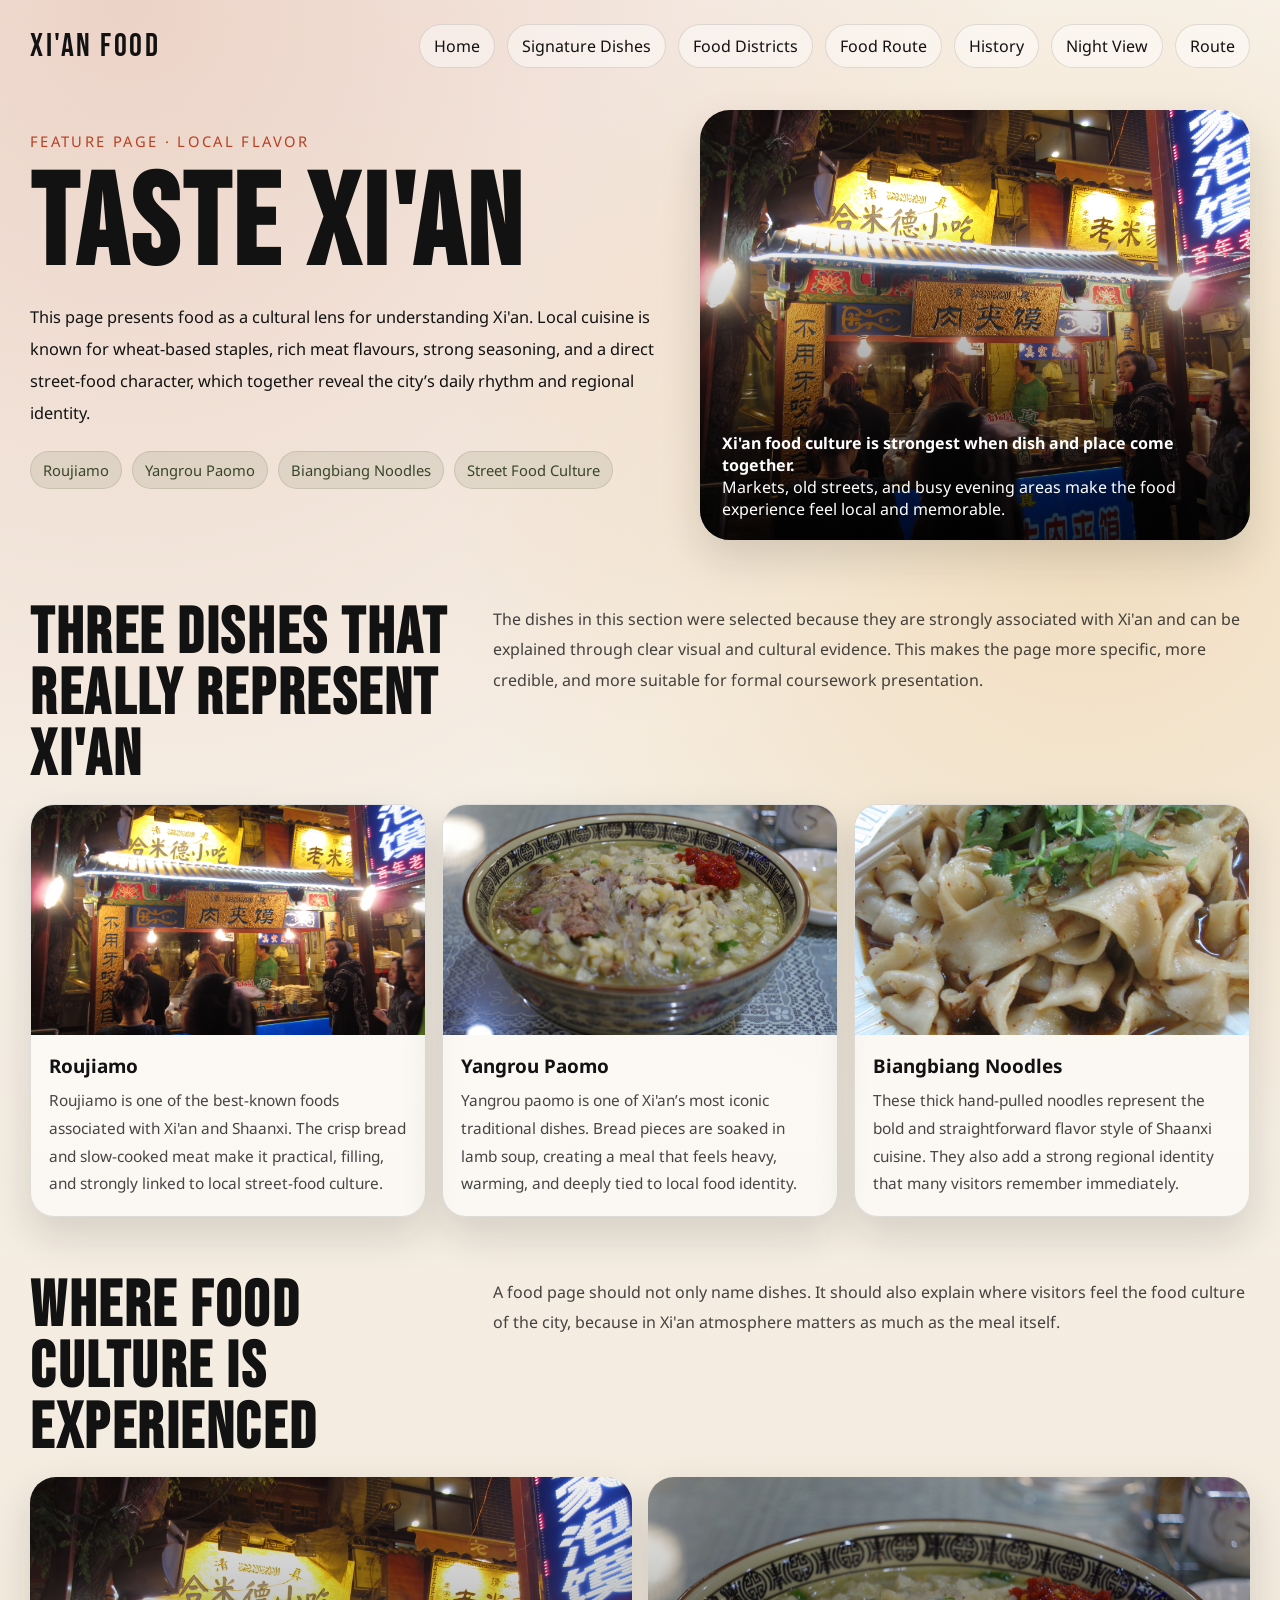
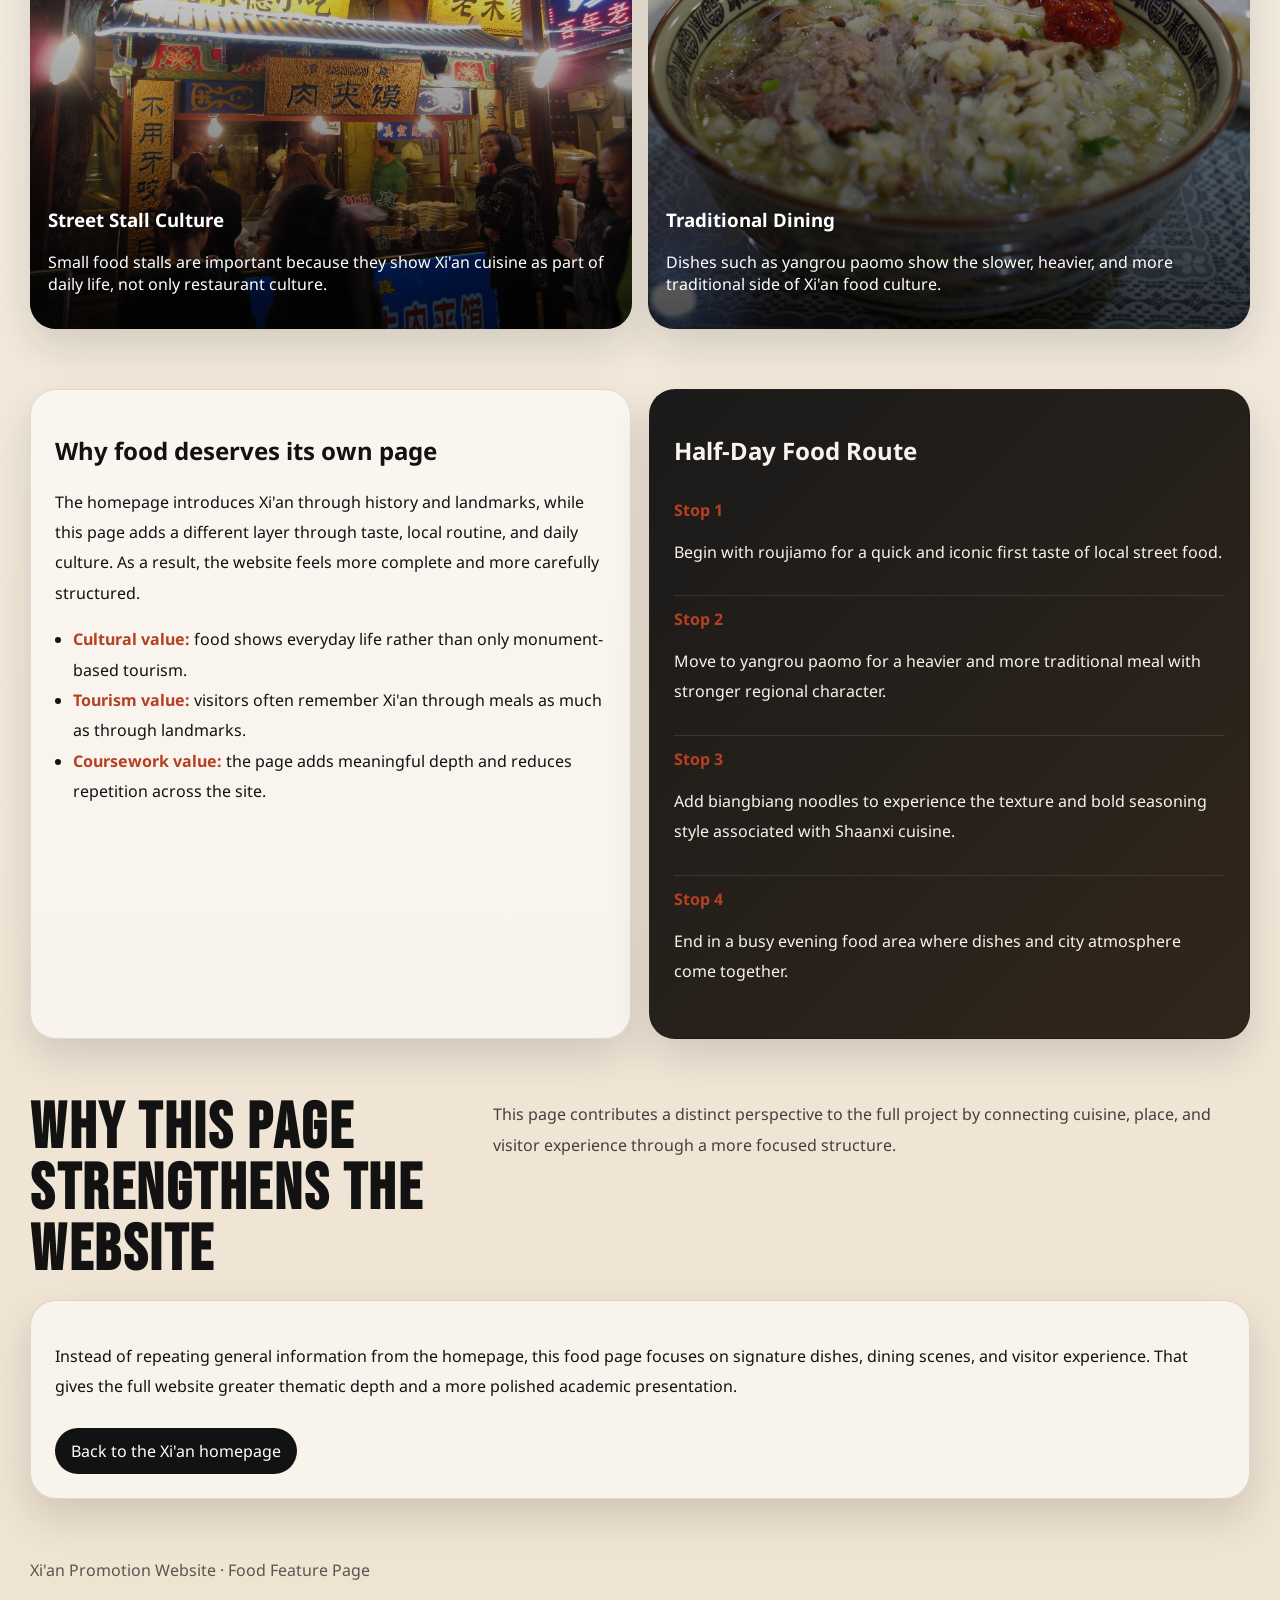
<file: food.html>
<!DOCTYPE html>
<html lang="en">
<head>
  <meta charset="UTF-8" />
  <meta name="viewport" content="width=device-width, initial-scale=1.0" />
  <title>Xi'an Food Culture</title>
  <meta name="description" content="A feature page about Xi'an food culture, signature dishes, and the districts where visitors experience local flavor." />
  <link rel="preconnect" href="https://fonts.googleapis.com">
  <link rel="preconnect" href="https://fonts.gstatic.com" crossorigin>
  <link href="https://fonts.googleapis.com/css2?family=Bebas+Neue&family=Noto+Sans:wght@400;500;700&display=swap" rel="stylesheet">
  <script async src="https://www.googletagmanager.com/gtag/js?id=G-K48YH21PQQ"></script>
  <script>
    window.dataLayer = window.dataLayer || [];
    function gtag(){dataLayer.push(arguments);}
    gtag('js', new Date());
    gtag('config', 'G-K48YH21PQQ');
  </script>  <style>
    :root {
      --coal: #121212;
      --cream: #f6f0e8;
      --spice: #b64021;
      --amber: #e1a646;
      --olive: #5d6844;
      --smoke: #ece2d2;
      --line: rgba(18,18,18,0.12);
      --shadow: 0 18px 42px rgba(18,18,18,0.14);
    }
    * { box-sizing: border-box; }
    body {
      margin: 0;
      font-family: "Noto Sans", sans-serif;
      color: var(--coal);
      background:
        radial-gradient(circle at 85% 16%, rgba(225,166,70,.26), transparent 22%),
        radial-gradient(circle at 10% 0%, rgba(182,64,33,.18), transparent 26%),
        linear-gradient(180deg, #f8f3ec 0%, #efe3d1 100%);
    }
    a { color: inherit; text-decoration: none; }
    img { max-width: 100%; display: block; }
    .wrap { width: min(calc(100% - 32px), 1220px); margin: 0 auto; }
    .nav { display: flex; justify-content: space-between; align-items: center; gap: 16px; padding: 24px 0; flex-wrap: wrap; }
    .nav .title { font-family: "Bebas Neue", sans-serif; letter-spacing: .08em; font-size: 2rem; }
    .nav-links { display: flex; gap: 12px; flex-wrap: wrap; }
    .nav-links a { padding: 10px 14px; border: 1px solid var(--line); border-radius: 999px; background: rgba(255,255,255,.45); }
    .hero { display: grid; grid-template-columns: 1.08fr .92fr; gap: 24px; align-items: stretch; padding: 18px 0 34px; }
    .headline { padding: 20px 0 10px; }
    .kicker { display: inline-block; font-size: .92rem; text-transform: uppercase; letter-spacing: .16em; color: var(--spice); margin-bottom: 18px; }
    h1 { margin: 0; font-family: "Bebas Neue", sans-serif; font-size: clamp(4rem, 11vw, 8rem); line-height: .9; letter-spacing: .03em; }
    .headline p { margin: 18px 0 0; line-height: 1.95; max-width: 42rem; font-size: 1.02rem; }
    .hero-card { border-radius: 30px; overflow: hidden; min-height: 430px; position: relative; box-shadow: var(--shadow); }
    .hero-card img { width: 100%; height: 100%; object-fit: cover; }
    .hero-card::after { content: ""; position: absolute; inset: 0; background: linear-gradient(180deg, rgba(0,0,0,0) 26%, rgba(0,0,0,.72) 100%); }
    .hero-card .caption { position: absolute; left: 22px; right: 22px; bottom: 20px; z-index: 1; color: white; }
    .chips { display: flex; gap: 10px; flex-wrap: wrap; margin-top: 22px; }
    .chips span { padding: 8px 12px; border-radius: 999px; background: rgba(93,104,68,.12); color: #39452a; border: 1px solid rgba(93,104,68,.18); font-size: .92rem; }
    section { padding: 30px 0; }
    .section-title { display: grid; grid-template-columns: .74fr 1.26fr; gap: 18px; align-items: start; margin-bottom: 18px; }
    .section-title h2 { margin: 0; font-family: "Bebas Neue", sans-serif; letter-spacing: .04em; font-size: clamp(2.4rem, 6vw, 4rem); line-height: .95; }
    .section-title p { margin: 0; line-height: 1.9; color: rgba(18,18,18,.78); }
    .menu-grid { display: grid; grid-template-columns: repeat(3, 1fr); gap: 16px; }
    .dish { background: rgba(255,255,255,.62); border: 1px solid var(--line); border-radius: 24px; overflow: hidden; box-shadow: var(--shadow); }
    .dish img { width: 100%; height: 230px; object-fit: cover; }
    .dish .body { padding: 18px; }
    .dish h3 { margin: 0 0 8px; font-size: 1.18rem; }
    .dish p { margin: 0; line-height: 1.8; color: rgba(18,18,18,.78); font-size: .96rem; }
    .two-col { display: grid; grid-template-columns: 1fr 1fr; gap: 18px; }
    .box { padding: 24px; border-radius: 26px; background: rgba(255,255,255,.56); border: 1px solid var(--line); box-shadow: var(--shadow); }
    .box strong { color: var(--spice); }
    .box p, .box li { line-height: 1.9; }
    .box ul { margin: 12px 0 0; padding-left: 18px; }
    .route { background: linear-gradient(135deg, #1a1a1a 0%, #32261b 100%); color: #f8f3ec; }
    .route .step { padding: 12px 0; border-bottom: 1px solid rgba(255,255,255,.1); }
    .route .step:last-child { border-bottom: none; }
    .scene-grid { display: grid; grid-template-columns: repeat(2, 1fr); gap: 16px; }
    .scene-card { border-radius: 26px; overflow: hidden; position: relative; min-height: 280px; box-shadow: var(--shadow); }
    .scene-card img { width: 100%; height: 100%; object-fit: cover; }
    .scene-card::after { content: ""; position: absolute; inset: 0; background: linear-gradient(180deg, rgba(0,0,0,.05), rgba(0,0,0,.72)); }
    .scene-card .overlay { position: absolute; left: 18px; right: 18px; bottom: 18px; color: white; z-index: 1; }
    .back { display: inline-flex; margin-top: 10px; padding: 12px 16px; border-radius: 999px; background: var(--coal); color: white; }
    footer { padding: 30px 0 50px; color: rgba(18,18,18,.68); }
    @media (max-width: 1024px) { .hero, .section-title, .two-col, .scene-grid { grid-template-columns: 1fr; } .menu-grid { grid-template-columns: 1fr; } }
    @media (max-width: 640px) { .hero-card, .scene-card { min-height: 300px; } }
  </style>
</head>
<body>
  <div class="wrap">
    <header class="nav">
      <a class="title" href="food.html">XI'AN FOOD</a>
      <nav class="nav-links">
        <a href="index.html">Home</a>
        <a href="#dishes">Signature Dishes</a>
        <a href="#districts">Food Districts</a>
        <a href="#route">Food Route</a>
        <a href="history.html">History</a>
        <a href="night.html">Night View</a>
        <a href="route.html">Route</a>
      </nav>
    </header>

    <main>
      <section class="hero">
        <div class="headline">
          <span class="kicker">Feature Page · Local Flavor</span>
          <h1>Taste Xi'an</h1>
          <p>
            This page presents food as a cultural lens for understanding Xi'an. Local cuisine is known for wheat-based staples, rich meat flavours, strong seasoning, and a direct street-food character, which together reveal the city’s daily rhythm and regional identity.
          </p>
          <div class="chips">
            <span>Roujiamo</span>
            <span>Yangrou Paomo</span>
            <span>Biangbiang Noodles</span>
            <span>Street Food Culture</span>
          </div>
        </div>
        <div class="hero-card">
          <img src="assets/images/roujiamo-real.jpg" alt="Xi'an food street scene" />
          <div class="caption">
            <strong>Xi'an food culture is strongest when dish and place come together.</strong>
            <div>Markets, old streets, and busy evening areas make the food experience feel local and memorable.</div>
          </div>
        </div>
      </section>

      <section id="dishes">
        <div class="section-title">
          <h2>Three dishes that really represent Xi'an</h2>
          <p>
            The dishes in this section were selected because they are strongly associated with Xi'an and can be explained through clear visual and cultural evidence. This makes the page more specific, more credible, and more suitable for formal coursework presentation.
          </p>
        </div>
        <div class="menu-grid">
          <article class="dish">
            <img src="assets/images/roujiamo-real.jpg" alt="Roujiamo in Xi'an" />
            <div class="body">
              <h3>Roujiamo</h3>
              <p>Roujiamo is one of the best-known foods associated with Xi'an and Shaanxi. The crisp bread and slow-cooked meat make it practical, filling, and strongly linked to local street-food culture.</p>
            </div>
          </article>
          <article class="dish">
            <img src="assets/images/yangrou-paomo-real.jpg" alt="Yangrou paomo" />
            <div class="body">
              <h3>Yangrou Paomo</h3>
              <p>Yangrou paomo is one of Xi'an’s most iconic traditional dishes. Bread pieces are soaked in lamb soup, creating a meal that feels heavy, warming, and deeply tied to local food identity.</p>
            </div>
          </article>
          <article class="dish">
            <img src="assets/images/biangbiang-real.jpg" alt="Biangbiang noodles" />
            <div class="body">
              <h3>Biangbiang Noodles</h3>
              <p>These thick hand-pulled noodles represent the bold and straightforward flavor style of Shaanxi cuisine. They also add a strong regional identity that many visitors remember immediately.</p>
            </div>
          </article>
        </div>
      </section>

      <section id="districts">
        <div class="section-title">
          <h2>Where food culture is experienced</h2>
          <p>
            A food page should not only name dishes. It should also explain where visitors feel the food culture of the city, because in Xi'an atmosphere matters as much as the meal itself.
          </p>
        </div>
        <div class="scene-grid">
          <article class="scene-card">
            <img src="assets/images/roujiamo-real.jpg" alt="Xi'an roujiamo street stall" />
            <div class="overlay"><h3>Street Stall Culture</h3><p>Small food stalls are important because they show Xi'an cuisine as part of daily life, not only restaurant culture.</p></div>
          </article>
          <article class="scene-card">
            <img src="assets/images/yangrou-paomo-real.jpg" alt="Yangrou paomo dining scene" />
            <div class="overlay"><h3>Traditional Dining</h3><p>Dishes such as yangrou paomo show the slower, heavier, and more traditional side of Xi'an food culture.</p></div>
          </article>
        </div>
      </section>

      <section>
        <div class="two-col">
          <article class="box">
            <h2>Why food deserves its own page</h2>
            <p>
              The homepage introduces Xi'an through history and landmarks, while this page adds a different layer through taste, local routine, and daily culture. As a result, the website feels more complete and more carefully structured.
            </p>
            <ul>
              <li><strong>Cultural value:</strong> food shows everyday life rather than only monument-based tourism.</li>
              <li><strong>Tourism value:</strong> visitors often remember Xi'an through meals as much as through landmarks.</li>
              <li><strong>Coursework value:</strong> the page adds meaningful depth and reduces repetition across the site.</li>
            </ul>
          </article>
          <article class="box route" id="route">
            <h2>Half-Day Food Route</h2>
            <div class="step"><strong>Stop 1</strong><p>Begin with roujiamo for a quick and iconic first taste of local street food.</p></div>
            <div class="step"><strong>Stop 2</strong><p>Move to yangrou paomo for a heavier and more traditional meal with stronger regional character.</p></div>
            <div class="step"><strong>Stop 3</strong><p>Add biangbiang noodles to experience the texture and bold seasoning style associated with Shaanxi cuisine.</p></div>
            <div class="step"><strong>Stop 4</strong><p>End in a busy evening food area where dishes and city atmosphere come together.</p></div>
          </article>
        </div>
      </section>

      <section>
        <div class="section-title">
          <h2>Why this page strengthens the website</h2>
          <p>
            This page contributes a distinct perspective to the full project by connecting cuisine, place, and visitor experience through a more focused structure.
          </p>
        </div>
        <div class="box">
          <p>
            Instead of repeating general information from the homepage, this food page focuses on signature dishes, dining scenes, and visitor experience. That gives the full website greater thematic depth and a more polished academic presentation.
          </p>
          <a class="back" href="index.html">Back to the Xi'an homepage</a>
        </div>
      </section>
    </main>

    <footer>
      Xi'an Promotion Website · Food Feature Page
    </footer>
  </div>
</body>
</html>
</file>
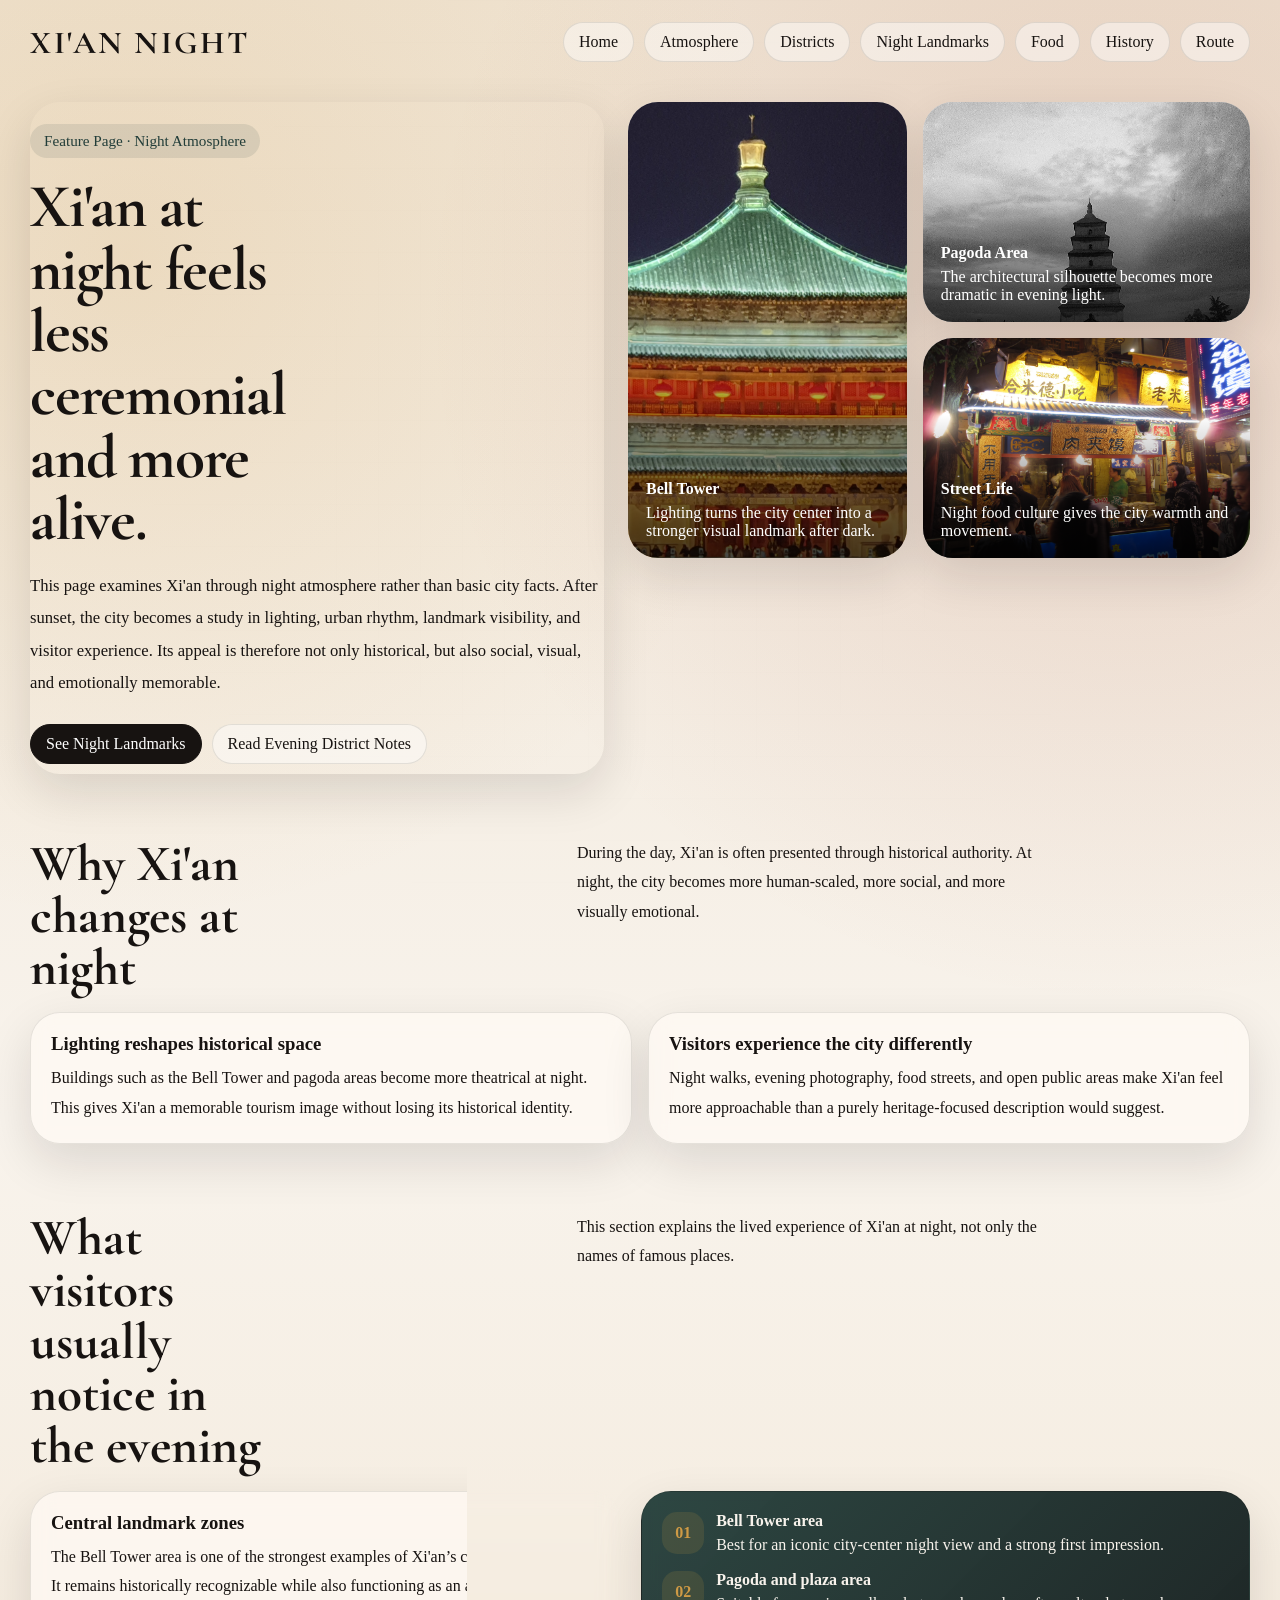
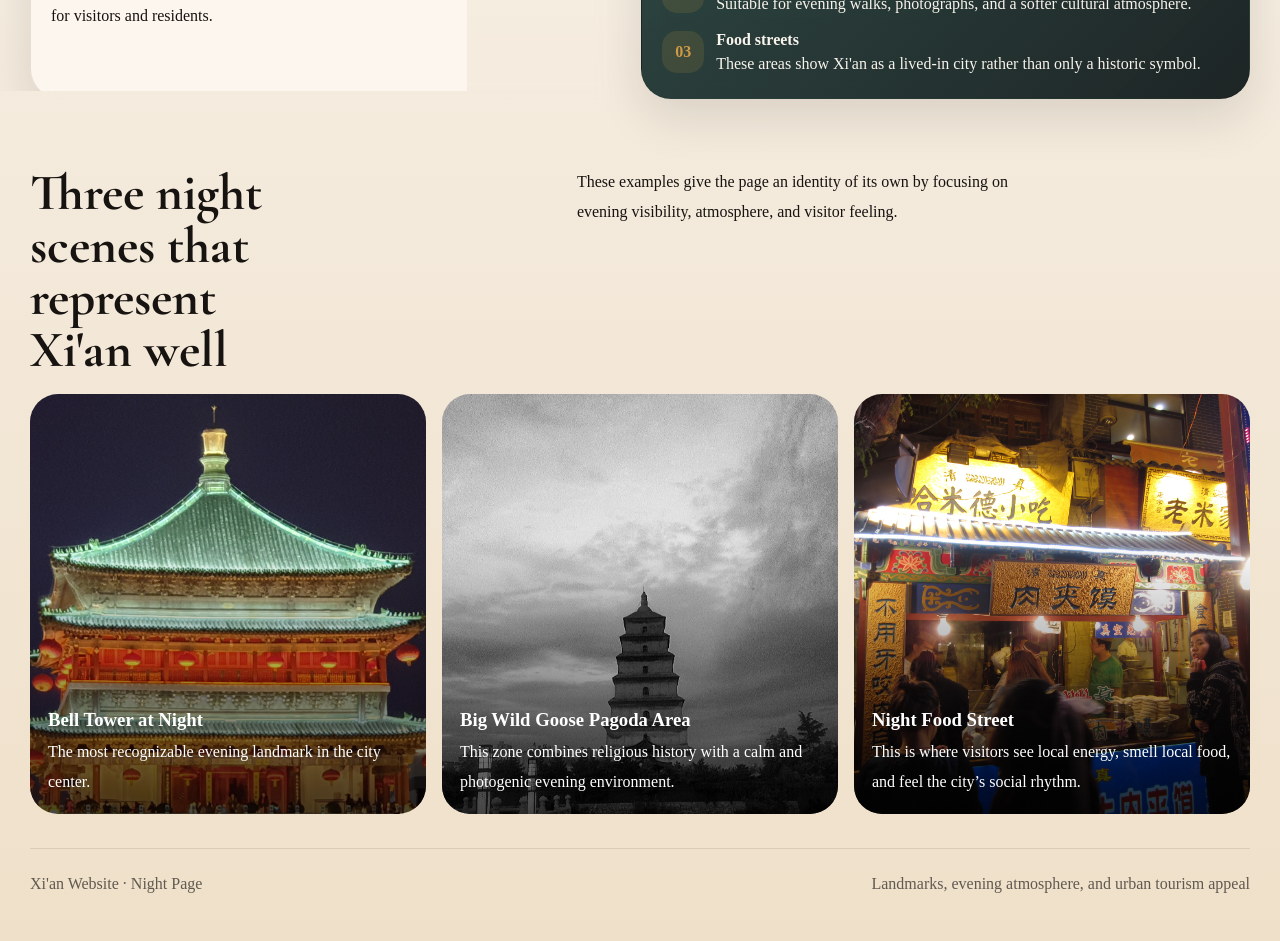
<file: night.html>
<!DOCTYPE html>
<html lang="en">
<head>
  <meta charset="UTF-8" />
  <meta name="viewport" content="width=device-width, initial-scale=1.0" />
  <title>Xi'an at Night</title>
  <meta name="description" content="A feature page about Xi'an after dark, including landmarks, atmosphere, and evening travel appeal." />
  <link rel="preconnect" href="https://fonts.googleapis.com">
  <link rel="preconnect" href="https://fonts.gstatic.com" crossorigin>
  <link href="https://fonts.googleapis.com/css2?family=Cormorant+Garamond:wght@500;700&family=Noto+Sans:wght@400;500;700&display=swap" rel="stylesheet">
  <script async src="https://www.googletagmanager.com/gtag/js?id=G-K48YH21PQQ"></script>
  <script>
    window.dataLayer = window.dataLayer || [];
    function gtag(){dataLayer.push(arguments);}
    gtag('js', new Date());
    gtag('config', 'G-K48YH21PQQ');
  </script>  <link rel="stylesheet" href="css/style.css">
</head>
<body>
  <div class="page">
    <header class="topbar">
      <a class="brand" href="index.html">Xi'an Night</a>
      <nav class="nav">
        <a href="index.html">Home</a>
        <a href="#atmosphere">Atmosphere</a>
        <a href="#districts">Districts</a>
        <a href="#landmarks">Night Landmarks</a>
        <a href="food.html">Food</a>
        <a href="history.html">History</a>
        <a href="route.html">Route</a>
      </nav>
    </header>

    <main>
      <section class="hero compact">
        <div class="hero-copy">
          <div class="eyebrow">Feature Page · Night Atmosphere</div>
          <h1 class="serif-title">Xi'an at night feels less ceremonial and more alive.</h1>
          <p class="lead">This page examines Xi'an through night atmosphere rather than basic city facts. After sunset, the city becomes a study in lighting, urban rhythm, landmark visibility, and visitor experience. Its appeal is therefore not only historical, but also social, visual, and emotionally memorable.</p>
          <div class="action-row">
            <a class="button primary" href="#landmarks">See Night Landmarks</a>
            <a class="button" href="#districts">Read Evening District Notes</a>
          </div>
        </div>
        <div class="hero-mosaic">
          <article class="panel tall">
            <img src="assets/images/bell-tower-real-2.jpg" alt="Bell Tower of Xi'an at night" />
            <div class="note"><strong>Bell Tower</strong>Lighting turns the city center into a stronger visual landmark after dark.</div>
          </article>
          <article class="panel">
            <img src="assets/images/big-wild-goose-pagoda.jpg" alt="Big Wild Goose Pagoda in the evening" />
            <div class="note"><strong>Pagoda Area</strong>The architectural silhouette becomes more dramatic in evening light.</div>
          </article>
          <article class="panel">
            <img src="assets/images/roujiamo-real.jpg" alt="Xi'an evening street food" />
            <div class="note"><strong>Street Life</strong>Night food culture gives the city warmth and movement.</div>
          </article>
        </div>
      </section>

      <section id="atmosphere">
        <div class="section-head">
          <h2>Why Xi'an changes at night</h2>
          <p>During the day, Xi'an is often presented through historical authority. At night, the city becomes more human-scaled, more social, and more visually emotional.</p>
        </div>
        <div class="two-col">
          <div class="glass">
            <h3>Lighting reshapes historical space</h3>
            <p>Buildings such as the Bell Tower and pagoda areas become more theatrical at night. This gives Xi'an a memorable tourism image without losing its historical identity.</p>
          </div>
          <div class="glass">
            <h3>Visitors experience the city differently</h3>
            <p>Night walks, evening photography, food streets, and open public areas make Xi'an feel more approachable than a purely heritage-focused description would suggest.</p>
          </div>
        </div>
      </section>

      <section id="districts">
        <div class="section-head">
          <h2>What visitors usually notice in the evening</h2>
          <p>This section explains the lived experience of Xi'an at night, not only the names of famous places.</p>
        </div>
        <div class="story">
          <div class="glass">
            <h3>Central landmark zones</h3>
            <p>The Bell Tower area is one of the strongest examples of Xi'an’s central night image. It remains historically recognizable while also functioning as an active urban center for visitors and residents.</p>
          </div>
          <div class="route-panel glass">
            <div class="route-step"><span>01</span><div><strong>Bell Tower area</strong><p>Best for an iconic city-center night view and a strong first impression.</p></div></div>
            <div class="route-step"><span>02</span><div><strong>Pagoda and plaza area</strong><p>Suitable for evening walks, photographs, and a softer cultural atmosphere.</p></div></div>
            <div class="route-step"><span>03</span><div><strong>Food streets</strong><p>These areas show Xi'an as a lived-in city rather than only a historic symbol.</p></div></div>
          </div>
        </div>
      </section>

      <section id="landmarks">
        <div class="section-head">
          <h2>Three night scenes that represent Xi'an well</h2>
          <p>These examples give the page an identity of its own by focusing on evening visibility, atmosphere, and visitor feeling.</p>
        </div>
        <div class="cards">
          <a class="place-card" href="bell-tower.html" target="_blank" rel="noopener">
            <img src="assets/images/bell-tower-real-2.jpg" alt="Bell Tower illuminated at night" />
            <div class="overlay"><h3>Bell Tower at Night</h3><p>The most recognizable evening landmark in the city center.</p></div>
          </a>
          <article class="place-card">
            <img src="assets/images/big-wild-goose-pagoda.jpg" alt="Big Wild Goose Pagoda landmark" />
            <div class="overlay"><h3>Big Wild Goose Pagoda Area</h3><p>This zone combines religious history with a calm and photogenic evening environment.</p></div>
          </article>
          <article class="place-card">
            <img src="assets/images/roujiamo-real.jpg" alt="Xi'an night food street" />
            <div class="overlay"><h3>Night Food Street</h3><p>This is where visitors see local energy, smell local food, and feel the city’s social rhythm.</p></div>
          </article>
        </div>
      </section>
    </main>

    <footer class="footer">
      <div>Xi'an Website · Night Page</div>
      <div>Landmarks, evening atmosphere, and urban tourism appeal</div>
    </footer>
  </div>
</body>
</html>
</file>
<file: css/style.css>
:root {
  --ink: #171311;
  --paper: #f6efe5;
  --paper-2: #eadbc6;
  --mist: rgba(255, 250, 244, 0.72);
  --line: rgba(23, 19, 17, 0.1);
  --red: #9f3a23;
  --gold: #cf9a45;
  --green: #223d39;
  --shadow: 0 18px 48px rgba(25, 18, 13, 0.12);
  --radius-xl: 30px;
  --radius-lg: 24px;
  --radius-md: 18px;
  --max: 1220px;
}

* { box-sizing: border-box; }
html { scroll-behavior: smooth; }
body {
  margin: 0;
  color: var(--ink);
  background:
    radial-gradient(circle at 10% 10%, rgba(207, 154, 69, 0.18), transparent 26%),
    radial-gradient(circle at 88% 12%, rgba(159, 58, 35, 0.14), transparent 28%),
    linear-gradient(180deg, #f0e5d5 0%, #f8f3ec 44%, #efe0c9 100%);
}
body::before {
  content: "";
  position: fixed;
  inset: 0;
  pointer-events: none;
  opacity: .08;
  background-image:
    linear-gradient(rgba(23, 19, 17, .08) 1px, transparent 1px),
    linear-gradient(90deg, rgba(23, 19, 17, .05) 1px, transparent 1px);
  background-size: 42px 42px;
  mask-image: radial-gradient(circle at center, black 40%, transparent 100%);
}

a { color: inherit; text-decoration: none; }
img { display: block; max-width: 100%; }

.page {
  width: min(calc(100% - 28px), var(--max));
  margin: 0 auto;
  position: relative;
  z-index: 1;
}

.topbar {
  display: flex;
  justify-content: space-between;
  align-items: center;
  gap: 16px;
  padding: 22px 0;
  flex-wrap: wrap;
}

.brand, .brand-alt {
  font-weight: 700;
  letter-spacing: .08em;
  text-transform: uppercase;
}

.brand {
  font-family: "Cormorant Garamond", serif;
  font-size: 2rem;
}

.brand-alt {
  font-family: "Bebas Neue", sans-serif;
  font-size: 2rem;
}

.nav, .tag-links, .action-row {
  display: flex;
  flex-wrap: wrap;
  gap: 10px;
}

.pill, .nav a, .button, .tag-links a {
  padding: 10px 15px;
  border-radius: 999px;
  border: 1px solid var(--line);
  background: rgba(255,255,255,.45);
  transition: .25s ease;
}

.nav a:hover, .button:hover, .tag-links a:hover, .pill:hover {
  transform: translateY(-2px);
  background: rgba(255,255,255,.72);
  border-color: rgba(23,19,17,.2);
}

.button.primary {
  background: var(--ink);
  border-color: var(--ink);
  color: #fff;
}

.hero {
  display: grid;
  grid-template-columns: 1.06fr .94fr;
  gap: 24px;
  align-items: stretch;
  padding: 18px 0 30px;
}

.hero.compact {
  grid-template-columns: .96fr 1.04fr;
}

.hero-copy, .hero-card, .panel, .glass, .card, .page-card, .feature-box {
  border-radius: var(--radius-xl);
  box-shadow: var(--shadow);
}

.hero-copy {
  padding: 22px 0 10px;
}

.eyebrow {
  display: inline-flex;
  align-items: center;
  gap: 10px;
  padding: 8px 14px;
  border-radius: 999px;
  background: rgba(34,61,57,.1);
  color: var(--green);
  margin-bottom: 18px;
  font-size: .95rem;
}

.serif-title {
  margin: 0;
  font-family: "Cormorant Garamond", serif;
  font-size: clamp(3.8rem, 9vw, 7.2rem);
  line-height: .92;
  letter-spacing: -.04em;
  max-width: 7ch;
}

.hero.compact .serif-title {
  font-size: clamp(2.6rem, 4.8vw, 4.4rem);
  line-height: 1.02;
  letter-spacing: -.02em;
  max-width: 10ch;
}

.hero.compact .lead {
  max-width: 38rem;
}

.display-title {
  margin: 0;
  font-family: "Bebas Neue", sans-serif;
  font-size: clamp(4rem, 10vw, 7.6rem);
  line-height: .9;
  letter-spacing: .03em;
}

.lead {
  margin: 18px 0 24px;
  line-height: 1.95;
  font-size: 1.04rem;
  max-width: 42rem;
}

.stats, .page-grid, .cards, .menu-grid, .two-col {
  display: grid;
  gap: 16px;
}

.stats { grid-template-columns: repeat(3, 1fr); margin-top: 18px; }
.page-grid { grid-template-columns: repeat(4, 1fr); }
.cards { grid-template-columns: repeat(3, 1fr); }
.menu-grid { grid-template-columns: repeat(4, 1fr); }
.two-col { grid-template-columns: 1fr 1fr; }

.stat, .glass, .card, .feature-box {
  background: var(--mist);
  backdrop-filter: blur(10px);
  border: 1px solid var(--line);
  padding: 20px;
}

.stat strong {
  display: block;
  font-size: 2rem;
  color: var(--red);
  font-family: "Cormorant Garamond", serif;
}

.hero-card, .panel, .place-card, .page-card, .media-frame {
  overflow: hidden;
  position: relative;
  background: #ddd;
}

.hero-card img, .panel img, .place-card img, .page-card img, .media-frame img {
  width: 100%;
  height: 100%;
  object-fit: cover;
}

.hero-mosaic {
  display: grid;
  grid-template-columns: .85fr 1.15fr;
  grid-template-rows: 260px 185px;
  gap: 16px;
  min-height: 460px;
}

.hero.compact .hero-mosaic {
  grid-template-columns: .92fr 1.08fr;
  grid-template-rows: 220px 220px;
  min-height: 456px;
}

.panel.tall { grid-row: 1 / span 2; }
.panel::after, .hero-card::after, .place-card::after {
  content: "";
  position: absolute;
  inset: 0;
  background: linear-gradient(180deg, transparent 35%, rgba(0,0,0,.72) 100%);
}

.note, .overlay {
  position: absolute;
  left: 18px;
  right: 18px;
  bottom: 18px;
  color: #fff;
  z-index: 1;
}

.note strong, .overlay h3 {
  display: block;
  margin-bottom: 6px;
}

section { padding: 34px 0; }

.section-head {
  display: grid;
  grid-template-columns: minmax(260px, .88fr) minmax(320px, 1.12fr);
  align-items: start;
  gap: 18px;
  margin-bottom: 18px;
}

.section-head h2 {
  margin: 0;
  font-family: "Cormorant Garamond", serif;
  font-size: clamp(2rem, 4vw, 3.2rem);
  line-height: 1.02;
  max-width: 10ch;
}

.section-head p, .card p, .glass p, .feature-box p, .overlay p {
  margin: 0;
  line-height: 1.85;
}

.section-head > p {
  max-width: 60ch;
}

.story, .callout {
  display: grid;
  grid-template-columns: 1fr 1.03fr;
  gap: 20px;
}

.route-panel {
  display: grid;
  gap: 12px;
  background: linear-gradient(135deg, rgba(34,61,57,.95), rgba(20,28,29,.96));
  color: #f8f3ec;
}

.route-step {
  display: grid;
  grid-template-columns: 42px 1fr;
  gap: 12px;
}

.route-step span {
  width: 42px;
  height: 42px;
  display: grid;
  place-items: center;
  border-radius: 15px;
  background: rgba(207,154,69,.14);
  color: var(--gold);
  font-weight: 700;
}

.place-card {
  min-height: 420px;
  border-radius: 28px;
}

.page-card {
  background: rgba(255,255,255,.68);
}

.page-card img { height: 220px; }
.page-card .body { padding: 18px; }
.page-card h3, .card h3, .glass h3, .feature-box h3 { margin: 0 0 8px; }

.kicker {
  display: inline-block;
  color: var(--red);
  letter-spacing: .16em;
  text-transform: uppercase;
  font-size: .92rem;
  margin-bottom: 18px;
}

.chips {
  display: flex;
  gap: 10px;
  flex-wrap: wrap;
  margin-top: 20px;
}

.chips span {
  padding: 8px 12px;
  border-radius: 999px;
  border: 1px solid rgba(34,61,57,.14);
  background: rgba(34,61,57,.08);
  font-size: .9rem;
}

.menu-grid .card {
  padding: 0;
  overflow: hidden;
}

.menu-grid .card img { height: 220px; object-fit: cover; width: 100%; }
.menu-grid .card .body { padding: 18px; }

.feature-box.dark {
  background: linear-gradient(135deg, #1a1a1a, #30241d);
  color: #f8f3ec;
}

.feature-box.dark .step {
  padding: 12px 0;
  border-bottom: 1px solid rgba(255,255,255,.1);
}
.feature-box.dark .step:last-child { border-bottom: none; }

.callout .media-frame {
  min-height: 320px;
  border-radius: var(--radius-lg);
}

.footer {
  display: flex;
  justify-content: space-between;
  gap: 12px;
  flex-wrap: wrap;
  padding: 26px 0 48px;
  border-top: 1px solid var(--line);
  color: rgba(23,19,17,.66);
}

.list-clean {
  margin: 0;
  padding-left: 18px;
}

.credit-list {
  display: grid;
  gap: 12px;
}

.credit-item {
  padding: 16px 18px;
  border-radius: var(--radius-md);
  border: 1px solid var(--line);
  background: rgba(255,255,255,.52);
}

@media (max-width: 1100px) {
  .page-grid { grid-template-columns: repeat(2, 1fr); }
  .menu-grid { grid-template-columns: repeat(2, 1fr); }
  .cards { grid-template-columns: 1fr; }
}

@media (max-width: 920px) {
  .hero, .hero.compact, .story, .callout, .section-head, .two-col { grid-template-columns: 1fr; display: grid; }
  .hero-mosaic, .hero.compact .hero-mosaic { grid-template-columns: 1fr 1fr; }
  .stats { grid-template-columns: 1fr; }
}

@media (max-width: 640px) {
  .page { width: min(calc(100% - 18px), var(--max)); }
  .topbar { align-items: flex-start; }
  .nav { width: 100%; }
  .nav a { width: calc(50% - 5px); text-align: center; }
  .hero-mosaic, .hero.compact .hero-mosaic { grid-template-columns: 1fr; grid-template-rows: repeat(3, 220px); min-height: auto; }
  .panel.tall { grid-row: auto; }
  .page-grid, .menu-grid, .two-col { grid-template-columns: 1fr; }
  .page-card img, .menu-grid .card img { height: 200px; }
  .callout .media-frame { min-height: 240px; }
  .serif-title, .hero.compact .serif-title { max-width: none; }
}
</file>
